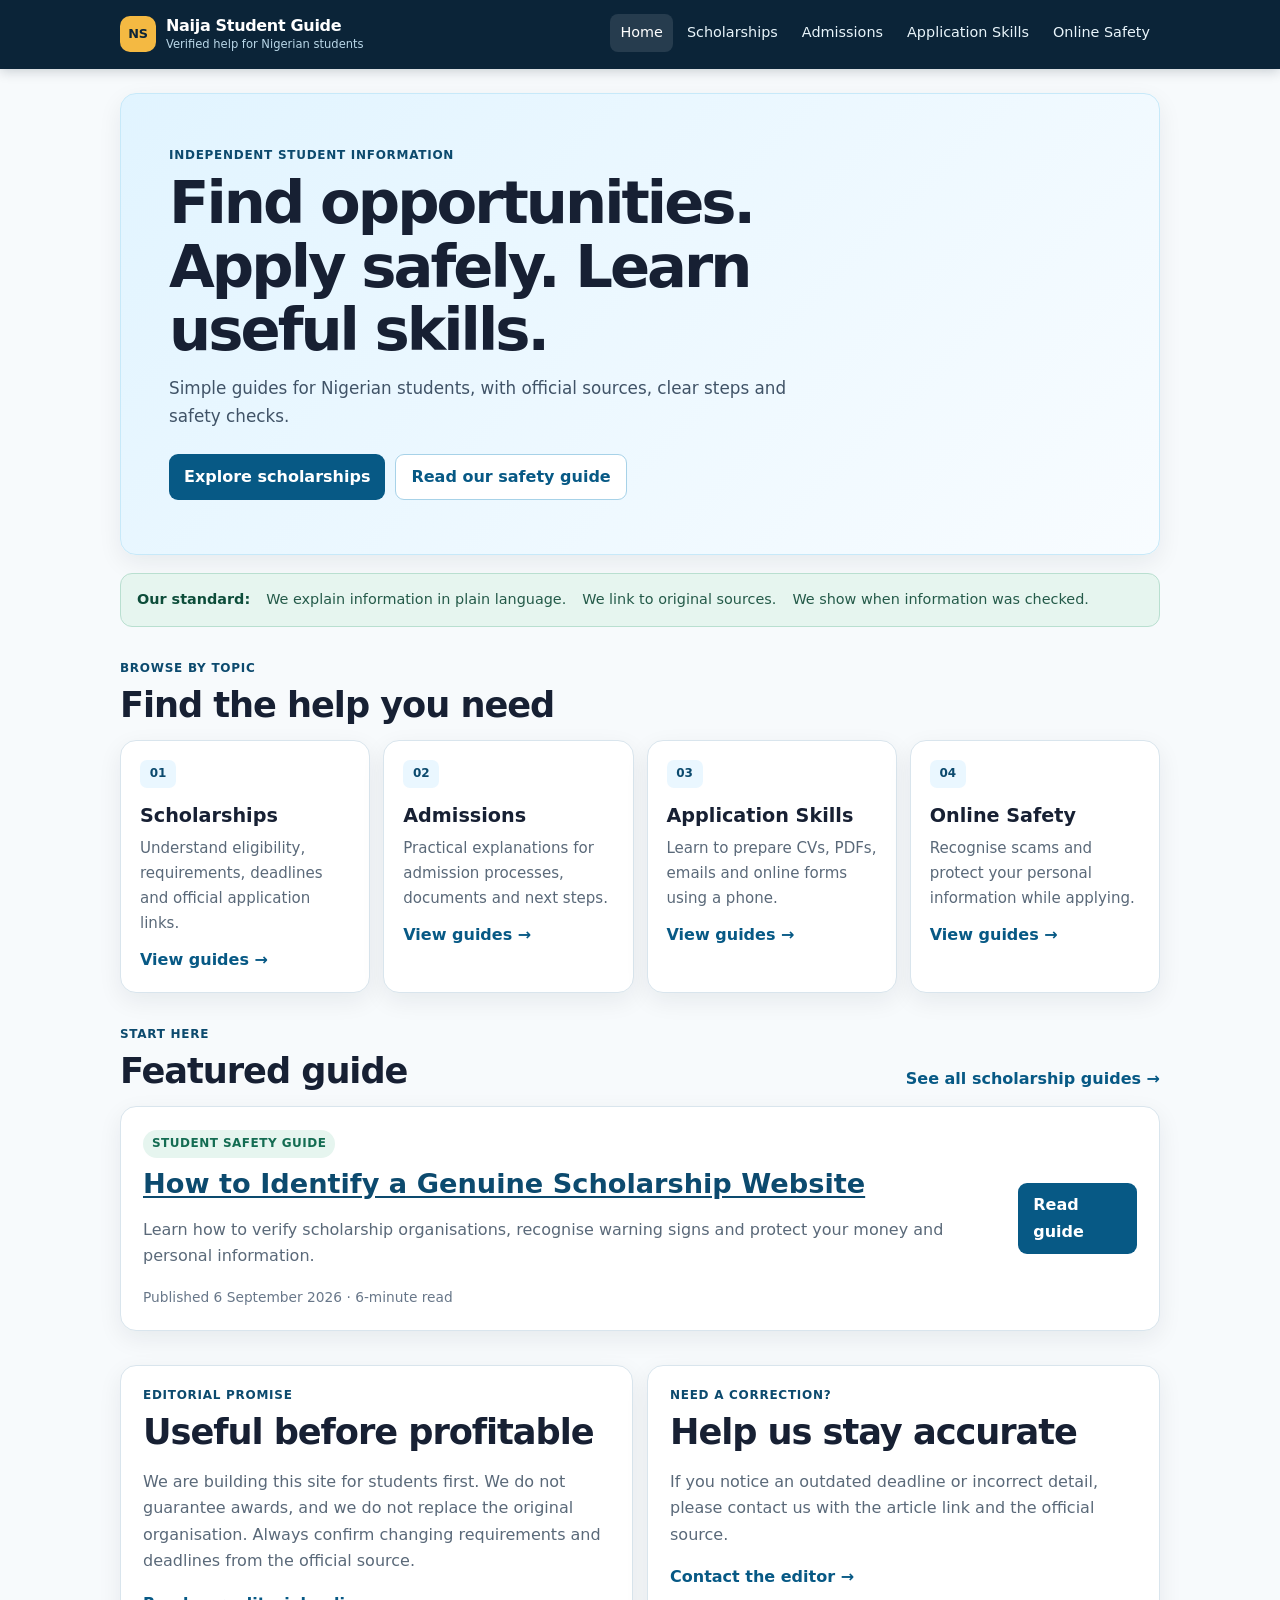
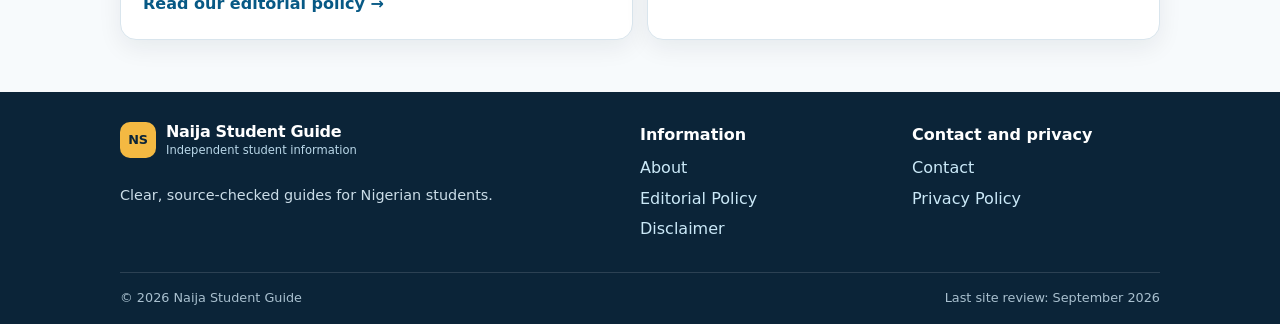
<file: index.html>
<!doctype html>
<html lang="en-NG">
<head>
<meta charset="utf-8">
<meta name="viewport" content="width=device-width, initial-scale=1">
<title>Naija Student Guide | Verified Student Information for Nigerians</title>
<meta name="description" content="Clear, practical and source-checked scholarship, admissions, application and online-safety guides for Nigerian students.">
<link rel="canonical" href="https://YOUR-SITE.pages.dev/">
<link rel="stylesheet" href="style.css">
</head>
<body>
<a class="skip-link" href="#main">Skip to content</a>
<header class="site-header"><div class="container header-inner">
<a class="brand" href="index.html"><span class="brand-mark">NS</span><span>Naija Student Guide<small>Verified help for Nigerian students</small></span></a>
<nav aria-label="Primary navigation"><a href="index.html" aria-current="page">Home</a><a href="scholarships.html">Scholarships</a><a href="admissions.html">Admissions</a><a href="application-skills.html">Application Skills</a><a href="online-safety.html">Online Safety</a></nav>
</div></header>
<main id="main" class="container">
<section class="hero"><p class="eyebrow">Independent student information</p><h1>Find opportunities. Apply safely. Learn useful skills.</h1><p>Simple guides for Nigerian students, with official sources, clear steps and safety checks.</p><div class="hero-actions"><a class="button" href="scholarships.html">Explore scholarships</a><a class="button button-secondary" href="article.html">Read our safety guide</a></div></section>
<section class="trust-strip" aria-label="Editorial standards"><strong>Our standard:</strong><span>We explain information in plain language.</span><span>We link to original sources.</span><span>We show when information was checked.</span></section>
<section class="section"><div class="section-heading"><div><p class="eyebrow">Browse by topic</p><h2>Find the help you need</h2></div></div><div class="category-grid">
<a class="category-card" href="scholarships.html"><span class="category-icon">01</span><h3>Scholarships</h3><p>Understand eligibility, requirements, deadlines and official application links.</p><span class="text-link">View guides →</span></a>
<a class="category-card" href="admissions.html"><span class="category-icon">02</span><h3>Admissions</h3><p>Practical explanations for admission processes, documents and next steps.</p><span class="text-link">View guides →</span></a>
<a class="category-card" href="application-skills.html"><span class="category-icon">03</span><h3>Application Skills</h3><p>Learn to prepare CVs, PDFs, emails and online forms using a phone.</p><span class="text-link">View guides →</span></a>
<a class="category-card" href="online-safety.html"><span class="category-icon">04</span><h3>Online Safety</h3><p>Recognise scams and protect your personal information while applying.</p><span class="text-link">View guides →</span></a>
</div></section>
<section class="section"><div class="section-heading"><div><p class="eyebrow">Start here</p><h2>Featured guide</h2></div><a class="text-link" href="scholarships.html">See all scholarship guides →</a></div><article class="featured-card"><div><p class="status-pill">Student safety guide</p><h3><a href="article.html">How to Identify a Genuine Scholarship Website</a></h3><p>Learn how to verify scholarship organisations, recognise warning signs and protect your money and personal information.</p><p class="meta">Published 6 September 2026 · 6-minute read</p></div><a class="button" href="article.html">Read guide</a></article></section>
<section class="section two-column"><div class="info-card"><p class="eyebrow">Editorial promise</p><h2>Useful before profitable</h2><p>We are building this site for students first. We do not guarantee awards, and we do not replace the original organisation. Always confirm changing requirements and deadlines from the official source.</p><a class="text-link" href="editorial-policy.html">Read our editorial policy →</a></div><div class="info-card"><p class="eyebrow">Need a correction?</p><h2>Help us stay accurate</h2><p>If you notice an outdated deadline or incorrect detail, please contact us with the article link and the official source.</p><a class="text-link" href="contact.html">Contact the editor →</a></div></section>
</main>
<footer class="site-footer"><div class="container footer-grid"><div><a class="brand footer-brand" href="index.html"><span class="brand-mark">NS</span><span>Naija Student Guide<small>Independent student information</small></span></a><p>Clear, source-checked guides for Nigerian students.</p></div><div><h2>Information</h2><a href="about.html">About</a><a href="editorial-policy.html">Editorial Policy</a><a href="disclaimer.html">Disclaimer</a></div><div><h2>Contact and privacy</h2><a href="contact.html">Contact</a><a href="privacy.html">Privacy Policy</a></div></div><div class="container footer-bottom"><span>© 2026 Naija Student Guide</span><span>Last site review: September 2026</span></div></footer>
</body></html>
</file>
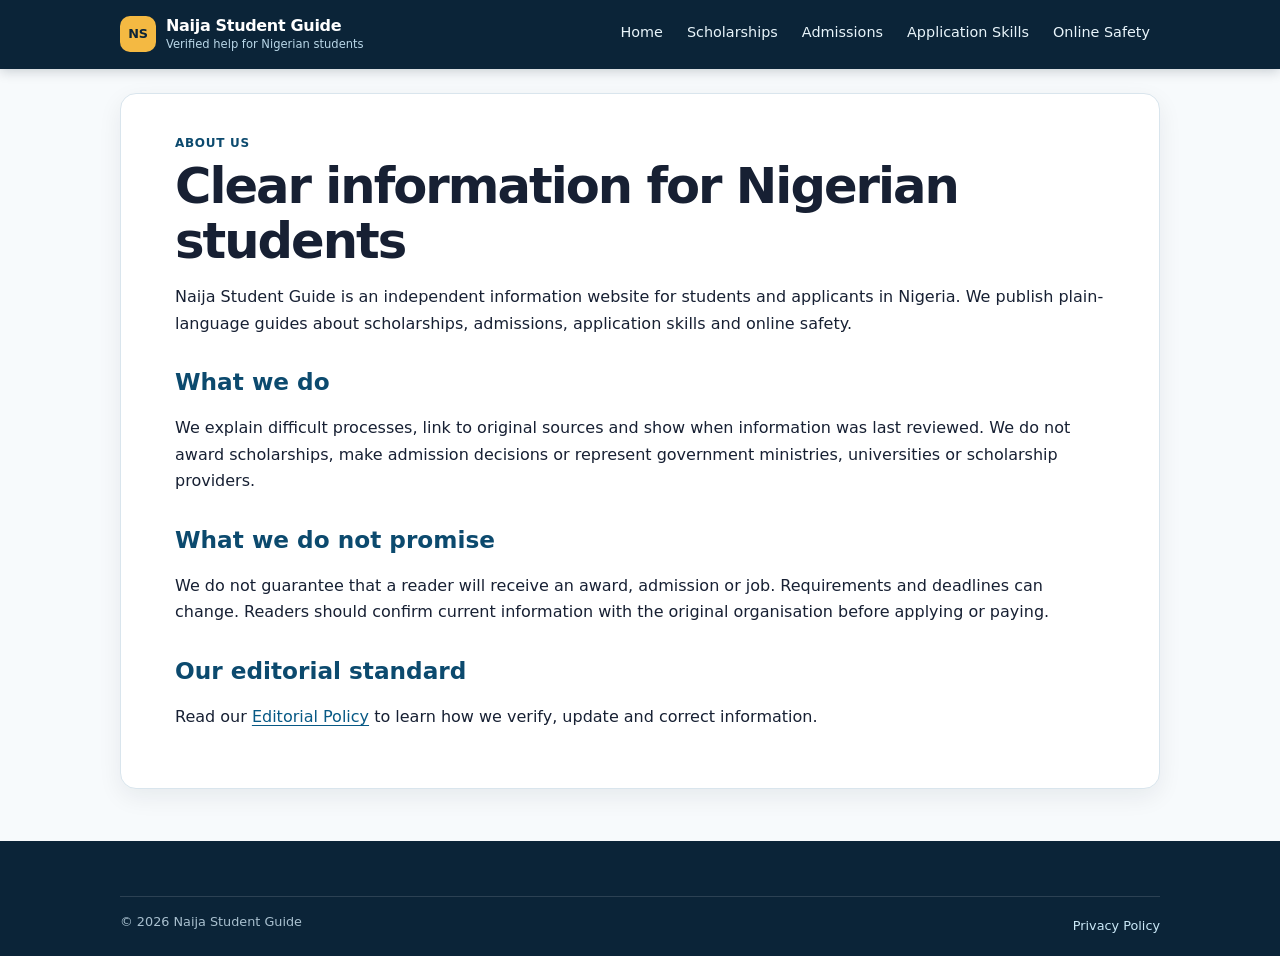
<file: about.html>
<!doctype html><html lang="en-NG"><head><meta charset="utf-8"><meta name="viewport" content="width=device-width, initial-scale=1"><title>About Naija Student Guide</title><meta name="description" content="Learn who Naija Student Guide serves and how we prepare student information."><link rel="stylesheet" href="style.css"></head><body><a class="skip-link" href="#main">Skip to content</a><header class="site-header"><div class="container header-inner"><a class="brand" href="index.html"><span class="brand-mark">NS</span><span>Naija Student Guide<small>Verified help for Nigerian students</small></span></a><nav aria-label="Primary navigation"><a href="index.html">Home</a><a href="scholarships.html">Scholarships</a><a href="admissions.html">Admissions</a><a href="application-skills.html">Application Skills</a><a href="online-safety.html">Online Safety</a></nav></div></header><main id="main" class="container"><article class="article"><p class="eyebrow">About us</p><h1>Clear information for Nigerian students</h1><p>Naija Student Guide is an independent information website for students and applicants in Nigeria. We publish plain-language guides about scholarships, admissions, application skills and online safety.</p><h2>What we do</h2><p>We explain difficult processes, link to original sources and show when information was last reviewed. We do not award scholarships, make admission decisions or represent government ministries, universities or scholarship providers.</p><h2>What we do not promise</h2><p>We do not guarantee that a reader will receive an award, admission or job. Requirements and deadlines can change. Readers should confirm current information with the original organisation before applying or paying.</p><h2>Our editorial standard</h2><p>Read our <a href="editorial-policy.html">Editorial Policy</a> to learn how we verify, update and correct information.</p></article></main><footer class="site-footer"><div class="container footer-bottom"><span>© 2026 Naija Student Guide</span><a href="privacy.html">Privacy Policy</a></div></footer></body></html>
</file>
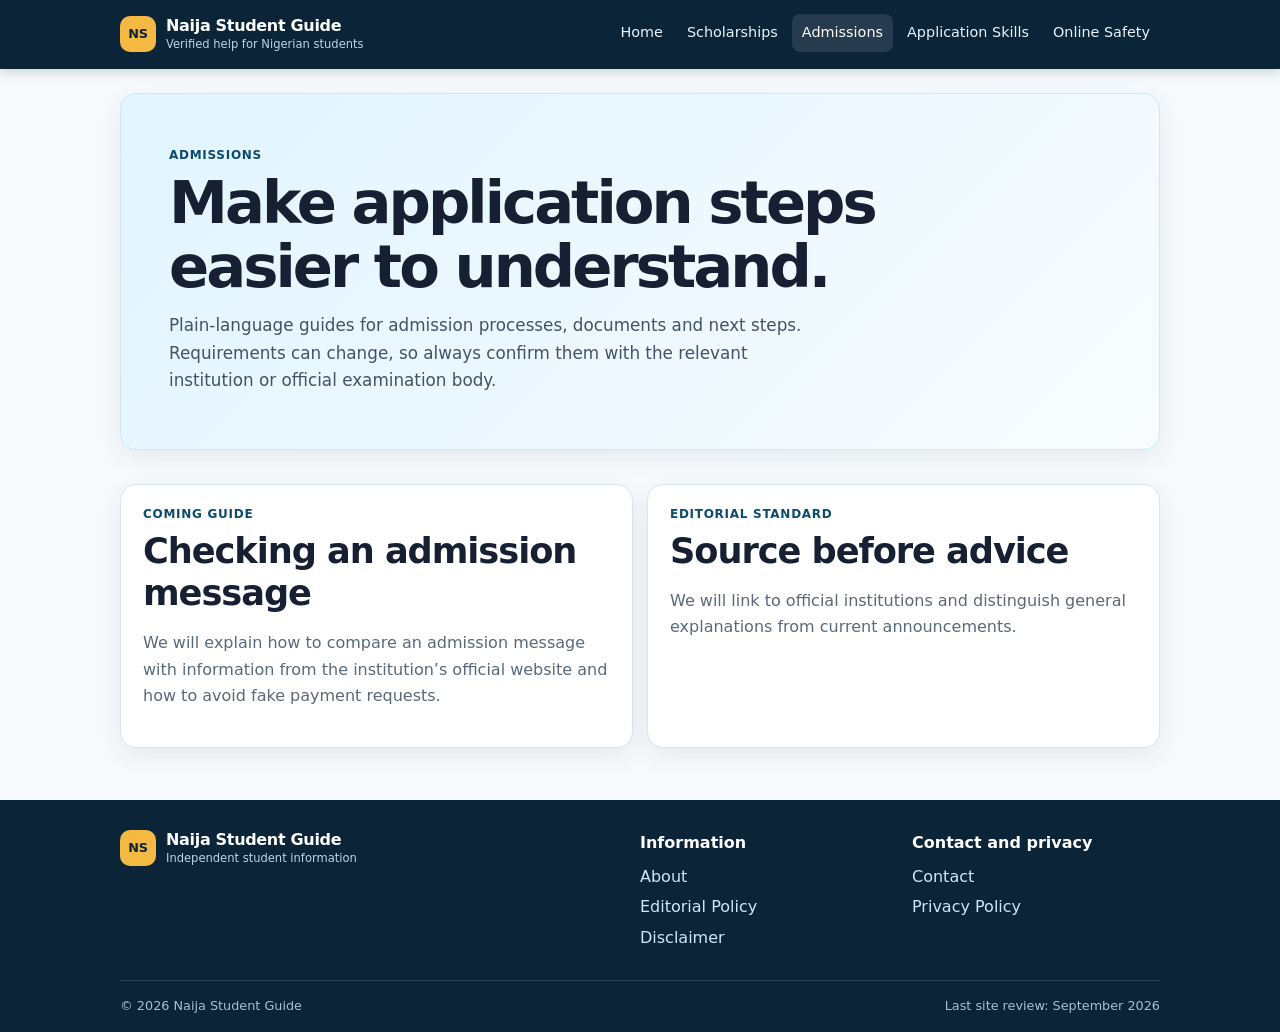
<file: admissions.html>
<!doctype html><html lang="en-NG"><head><meta charset="utf-8"><meta name="viewport" content="width=device-width, initial-scale=1"><title>Admissions Guides for Nigerian Students | Naija Student Guide</title><meta name="description" content="Practical admissions explanations for Nigerian students, with clear steps and official-source reminders."><link rel="stylesheet" href="style.css"></head><body><a class="skip-link" href="#main">Skip to content</a><header class="site-header"><div class="container header-inner"><a class="brand" href="index.html"><span class="brand-mark">NS</span><span>Naija Student Guide<small>Verified help for Nigerian students</small></span></a><nav aria-label="Primary navigation"><a href="index.html">Home</a><a href="scholarships.html">Scholarships</a><a href="admissions.html" aria-current="page">Admissions</a><a href="application-skills.html">Application Skills</a><a href="online-safety.html">Online Safety</a></nav></div></header><main id="main" class="container"><section class="hero"><p class="eyebrow">Admissions</p><h1>Make application steps easier to understand.</h1><p>Plain-language guides for admission processes, documents and next steps. Requirements can change, so always confirm them with the relevant institution or official examination body.</p></section><section class="section two-column"><div class="info-card"><p class="eyebrow">Coming guide</p><h2>Checking an admission message</h2><p>We will explain how to compare an admission message with information from the institution’s official website and how to avoid fake payment requests.</p></div><div class="info-card"><p class="eyebrow">Editorial standard</p><h2>Source before advice</h2><p>We will link to official institutions and distinguish general explanations from current announcements.</p></div></section></main><footer class="site-footer"><div class="container footer-grid"><div><a class="brand footer-brand" href="index.html"><span class="brand-mark">NS</span><span>Naija Student Guide<small>Independent student information</small></span></a></div><div><h2>Information</h2><a href="about.html">About</a><a href="editorial-policy.html">Editorial Policy</a><a href="disclaimer.html">Disclaimer</a></div><div><h2>Contact and privacy</h2><a href="contact.html">Contact</a><a href="privacy.html">Privacy Policy</a></div></div><div class="container footer-bottom"><span>© 2026 Naija Student Guide</span><span>Last site review: September 2026</span></div></footer></body></html>
</file>
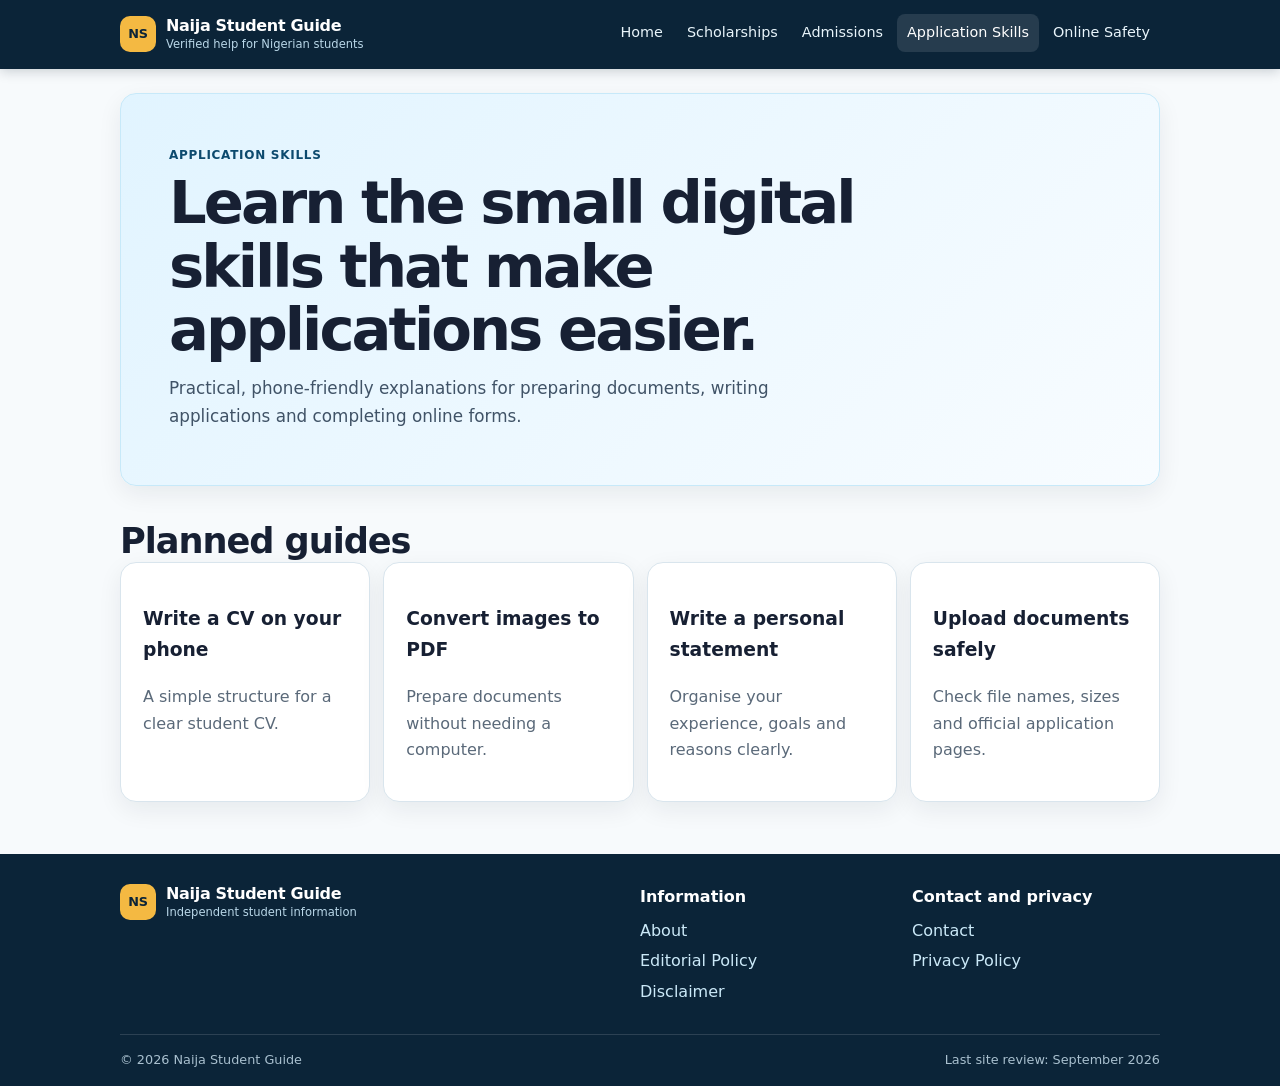
<file: application-skills.html>
<!doctype html><html lang="en-NG"><head><meta charset="utf-8"><meta name="viewport" content="width=device-width, initial-scale=1"><title>Application Skills for Nigerian Students | Naija Student Guide</title><meta name="description" content="Learn practical application skills on your phone, including CVs, PDFs, email and online forms."><link rel="stylesheet" href="style.css"></head><body><a class="skip-link" href="#main">Skip to content</a><header class="site-header"><div class="container header-inner"><a class="brand" href="index.html"><span class="brand-mark">NS</span><span>Naija Student Guide<small>Verified help for Nigerian students</small></span></a><nav aria-label="Primary navigation"><a href="index.html">Home</a><a href="scholarships.html">Scholarships</a><a href="admissions.html">Admissions</a><a href="application-skills.html" aria-current="page">Application Skills</a><a href="online-safety.html">Online Safety</a></nav></div></header><main id="main" class="container"><section class="hero"><p class="eyebrow">Application Skills</p><h1>Learn the small digital skills that make applications easier.</h1><p>Practical, phone-friendly explanations for preparing documents, writing applications and completing online forms.</p></section><section class="section"><h2>Planned guides</h2><div class="category-grid"><div class="info-card"><h3>Write a CV on your phone</h3><p>A simple structure for a clear student CV.</p></div><div class="info-card"><h3>Convert images to PDF</h3><p>Prepare documents without needing a computer.</p></div><div class="info-card"><h3>Write a personal statement</h3><p>Organise your experience, goals and reasons clearly.</p></div><div class="info-card"><h3>Upload documents safely</h3><p>Check file names, sizes and official application pages.</p></div></div></section></main><footer class="site-footer"><div class="container footer-grid"><div><a class="brand footer-brand" href="index.html"><span class="brand-mark">NS</span><span>Naija Student Guide<small>Independent student information</small></span></a></div><div><h2>Information</h2><a href="about.html">About</a><a href="editorial-policy.html">Editorial Policy</a><a href="disclaimer.html">Disclaimer</a></div><div><h2>Contact and privacy</h2><a href="contact.html">Contact</a><a href="privacy.html">Privacy Policy</a></div></div><div class="container footer-bottom"><span>© 2026 Naija Student Guide</span><span>Last site review: September 2026</span></div></footer></body></html>
</file>
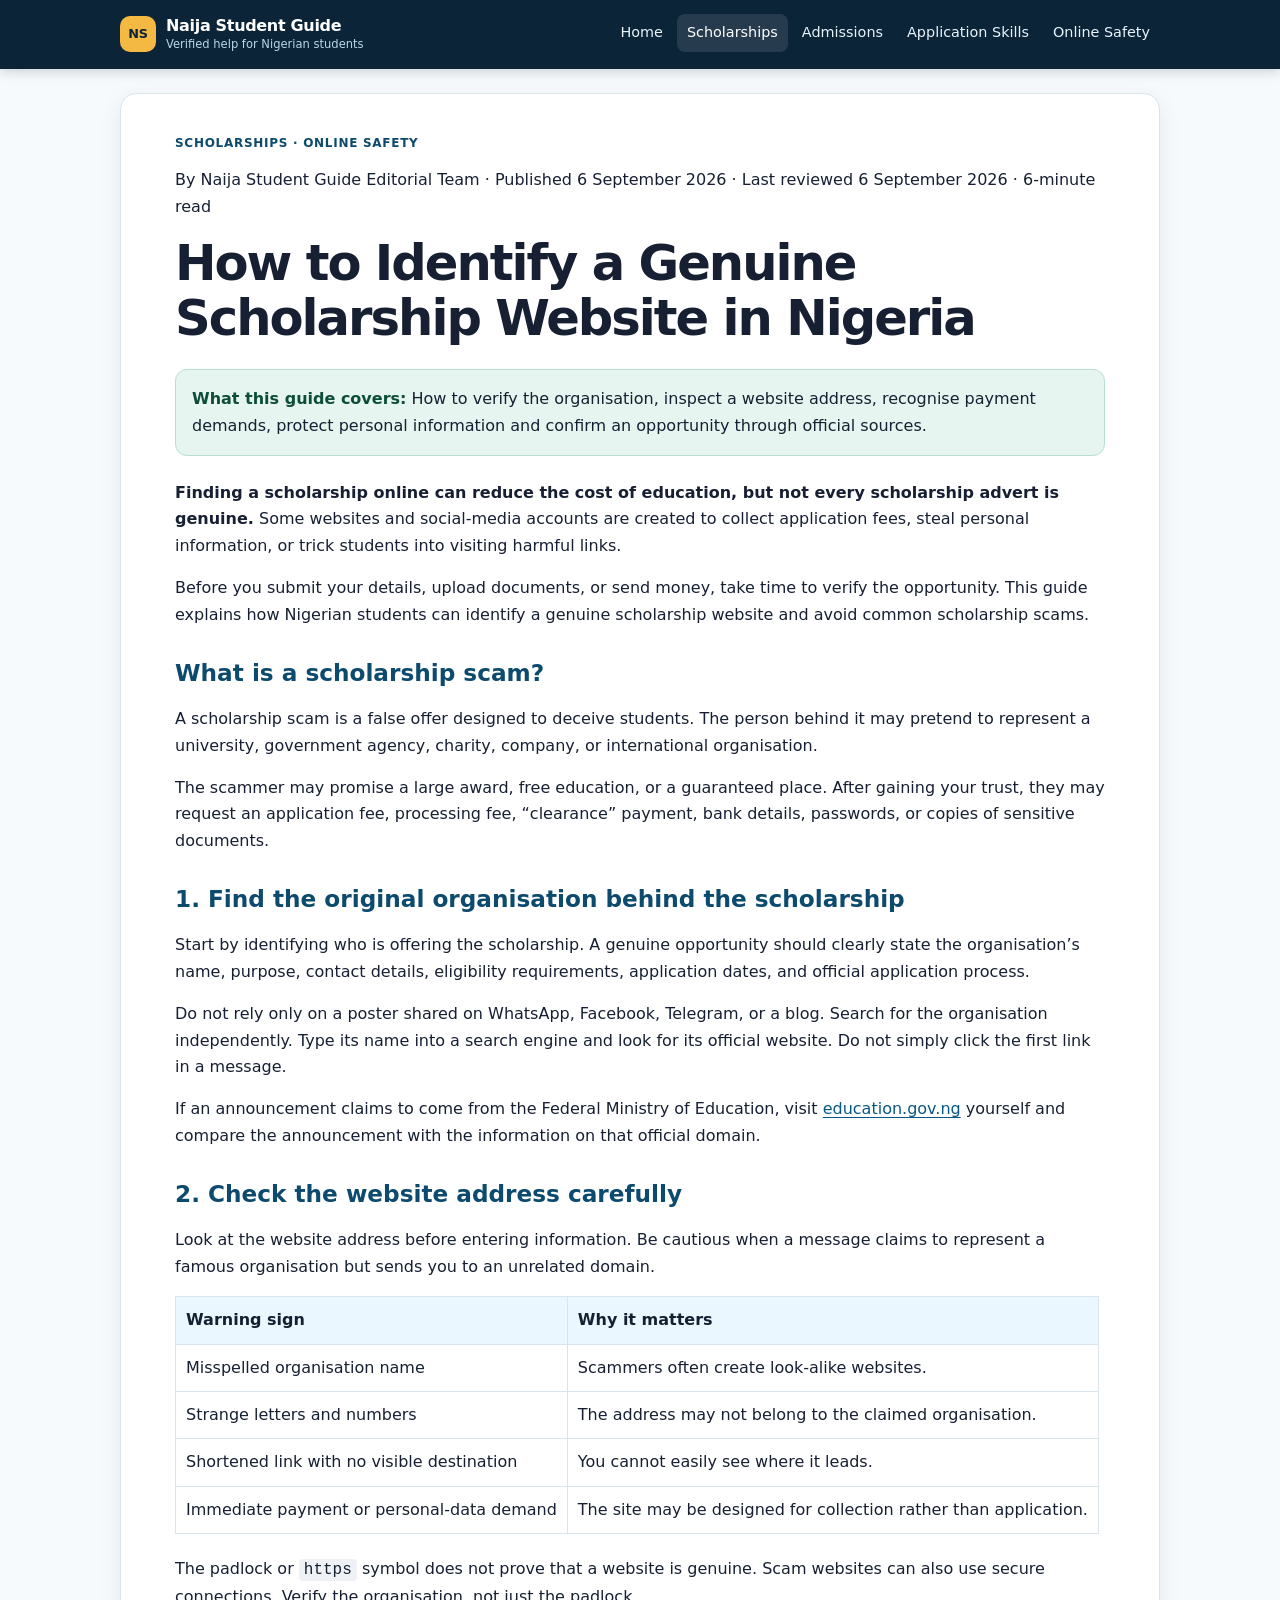
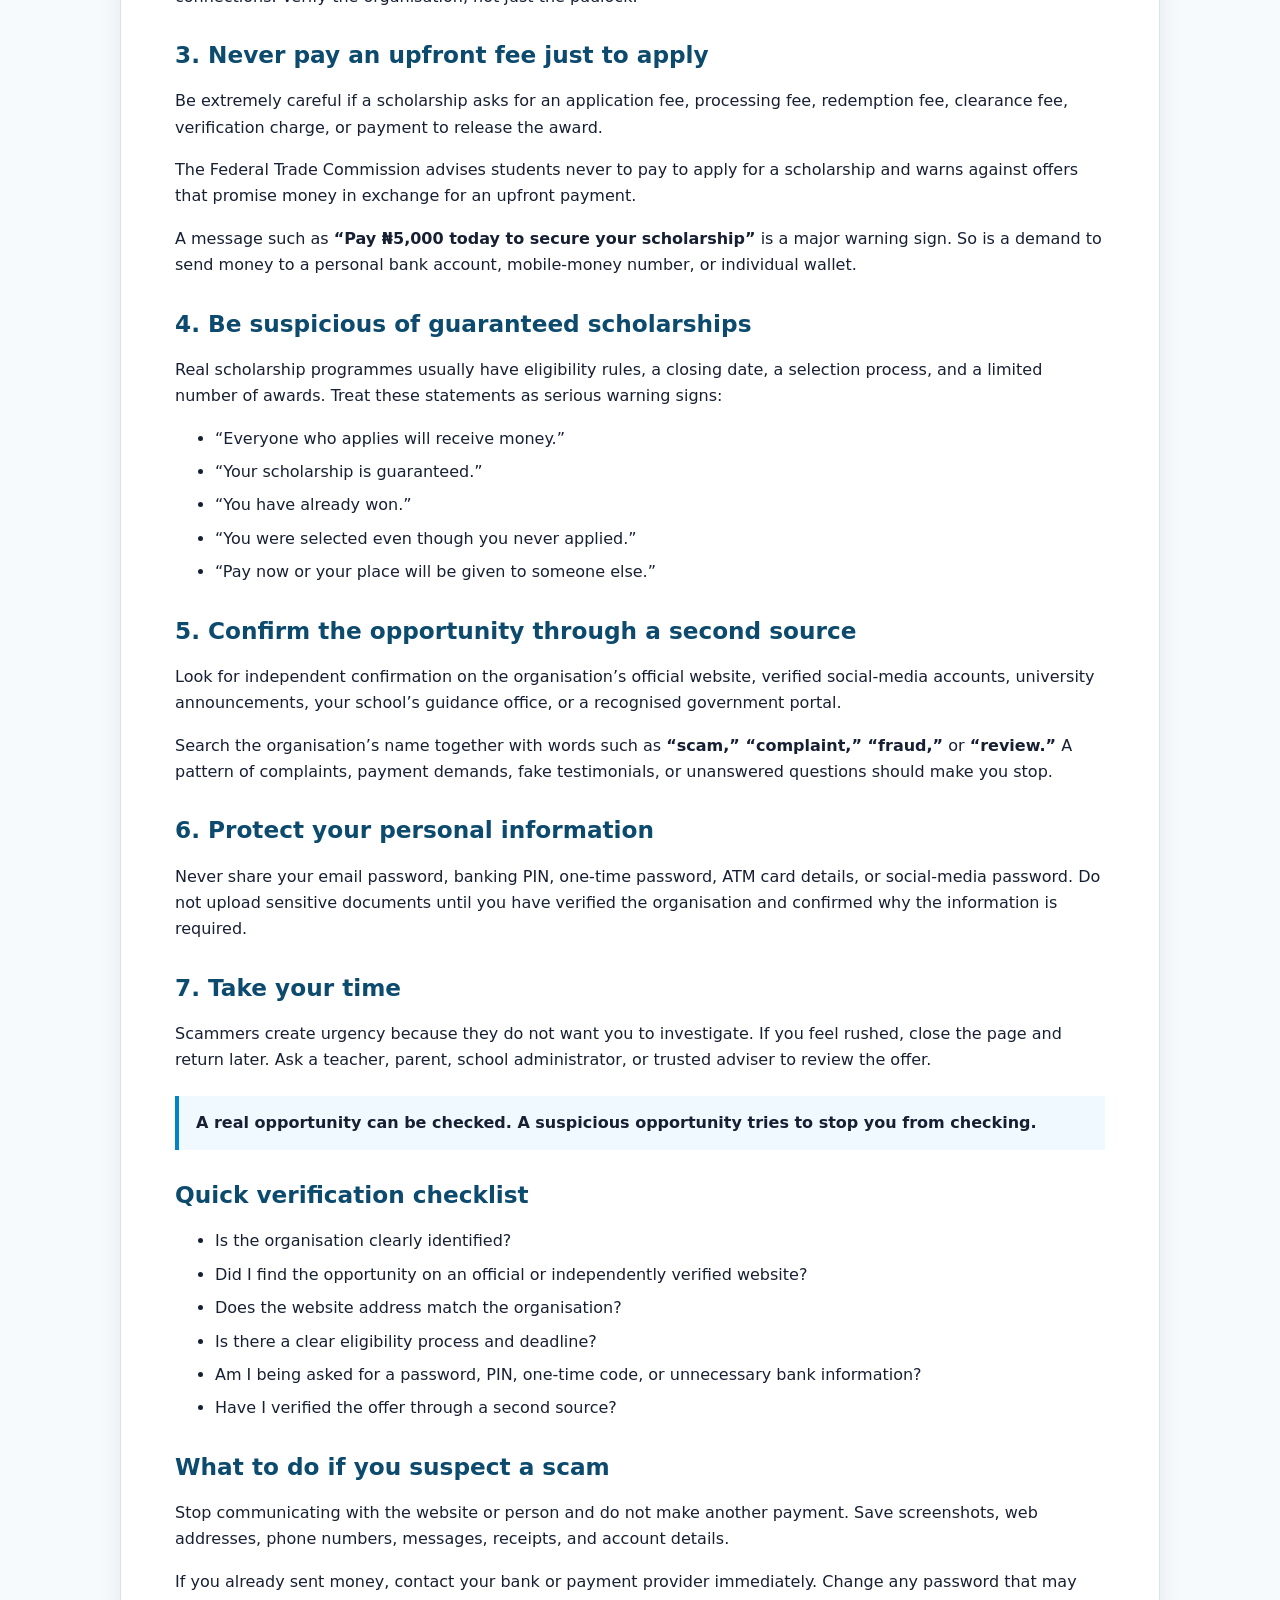
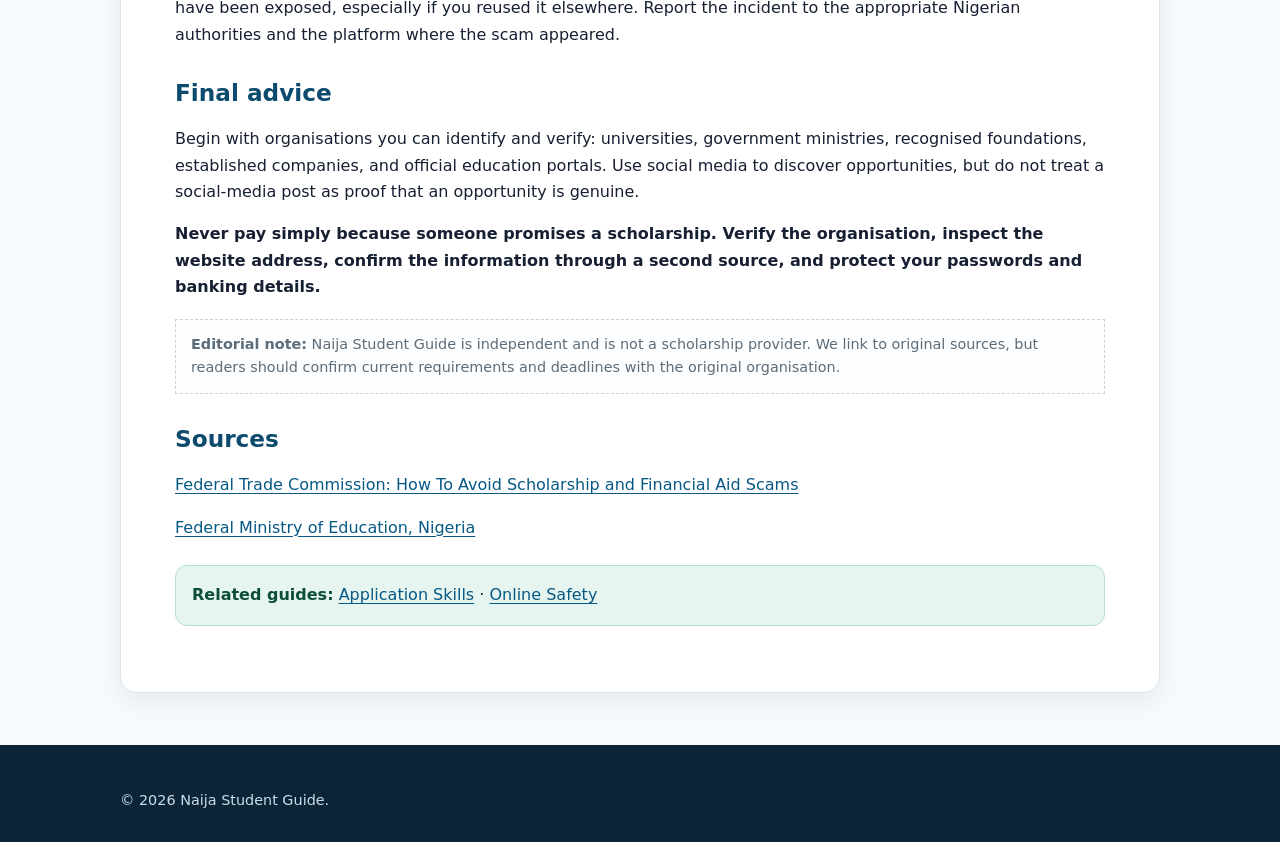
<file: article.html>
<!doctype html>
<html lang="en">
<head>
  <meta charset="utf-8">
  <meta name="viewport" content="width=device-width, initial-scale=1">
  <title>How to Identify a Genuine Scholarship Website | Naija Student Guide</title>
  <meta name="description" content="Learn how Nigerian students can verify scholarship websites and avoid application fees, fake offers and online scams.">
  <link rel="stylesheet" href="style.css">
</head>
<body>
<header class="site-header"><div class="container header-inner"><a class="brand" href="index.html"><span class="brand-mark">NS</span><span>Naija Student Guide<small>Verified help for Nigerian students</small></span></a><nav aria-label="Primary navigation"><a href="index.html">Home</a><a href="scholarships.html" aria-current="page">Scholarships</a><a href="admissions.html">Admissions</a><a href="application-skills.html">Application Skills</a><a href="online-safety.html">Online Safety</a></nav></div></header>
<main class="container"><article class="article">
<p class="eyebrow">Scholarships · Online Safety</p><p class="date">By Naija Student Guide Editorial Team · Published 6 September 2026 · Last reviewed 6 September 2026 · 6-minute read</p>
<h1>How to Identify a Genuine Scholarship Website in Nigeria</h1><div class="source-box"><strong>What this guide covers:</strong> How to verify the organisation, inspect a website address, recognise payment demands, protect personal information and confirm an opportunity through official sources.</div>
<p><strong>Finding a scholarship online can reduce the cost of education, but not every scholarship advert is genuine.</strong> Some websites and social-media accounts are created to collect application fees, steal personal information, or trick students into visiting harmful links.</p>
<p>Before you submit your details, upload documents, or send money, take time to verify the opportunity. This guide explains how Nigerian students can identify a genuine scholarship website and avoid common scholarship scams.</p>
<h2>What is a scholarship scam?</h2>
<p>A scholarship scam is a false offer designed to deceive students. The person behind it may pretend to represent a university, government agency, charity, company, or international organisation.</p>
<p>The scammer may promise a large award, free education, or a guaranteed place. After gaining your trust, they may request an application fee, processing fee, “clearance” payment, bank details, passwords, or copies of sensitive documents.</p>
<h2>1. Find the original organisation behind the scholarship</h2>
<p>Start by identifying who is offering the scholarship. A genuine opportunity should clearly state the organisation’s name, purpose, contact details, eligibility requirements, application dates, and official application process.</p>
<p>Do not rely only on a poster shared on WhatsApp, Facebook, Telegram, or a blog. Search for the organisation independently. Type its name into a search engine and look for its official website. Do not simply click the first link in a message.</p>
<p>If an announcement claims to come from the Federal Ministry of Education, visit <a href="https://education.gov.ng/" rel="noopener">education.gov.ng</a> yourself and compare the announcement with the information on that official domain.</p>
<h2>2. Check the website address carefully</h2>
<p>Look at the website address before entering information. Be cautious when a message claims to represent a famous organisation but sends you to an unrelated domain.</p>
<table><thead><tr><th>Warning sign</th><th>Why it matters</th></tr></thead><tbody><tr><td>Misspelled organisation name</td><td>Scammers often create look-alike websites.</td></tr><tr><td>Strange letters and numbers</td><td>The address may not belong to the claimed organisation.</td></tr><tr><td>Shortened link with no visible destination</td><td>You cannot easily see where it leads.</td></tr><tr><td>Immediate payment or personal-data demand</td><td>The site may be designed for collection rather than application.</td></tr></tbody></table>
<p>The padlock or <code>https</code> symbol does not prove that a website is genuine. Scam websites can also use secure connections. Verify the organisation, not just the padlock.</p>
<h2>3. Never pay an upfront fee just to apply</h2>
<p>Be extremely careful if a scholarship asks for an application fee, processing fee, redemption fee, clearance fee, verification charge, or payment to release the award.</p>
<p>The Federal Trade Commission advises students never to pay to apply for a scholarship and warns against offers that promise money in exchange for an upfront payment.</p>
<p>A message such as <strong>“Pay ₦5,000 today to secure your scholarship”</strong> is a major warning sign. So is a demand to send money to a personal bank account, mobile-money number, or individual wallet.</p>
<h2>4. Be suspicious of guaranteed scholarships</h2>
<p>Real scholarship programmes usually have eligibility rules, a closing date, a selection process, and a limited number of awards. Treat these statements as serious warning signs:</p>
<ul><li>“Everyone who applies will receive money.”</li><li>“Your scholarship is guaranteed.”</li><li>“You have already won.”</li><li>“You were selected even though you never applied.”</li><li>“Pay now or your place will be given to someone else.”</li></ul>
<h2>5. Confirm the opportunity through a second source</h2>
<p>Look for independent confirmation on the organisation’s official website, verified social-media accounts, university announcements, your school’s guidance office, or a recognised government portal.</p>
<p>Search the organisation’s name together with words such as <strong>“scam,” “complaint,” “fraud,”</strong> or <strong>“review.”</strong> A pattern of complaints, payment demands, fake testimonials, or unanswered questions should make you stop.</p>
<h2>6. Protect your personal information</h2>
<p>Never share your email password, banking PIN, one-time password, ATM card details, or social-media password. Do not upload sensitive documents until you have verified the organisation and confirmed why the information is required.</p>
<h2>7. Take your time</h2>
<p>Scammers create urgency because they do not want you to investigate. If you feel rushed, close the page and return later. Ask a teacher, parent, school administrator, or trusted adviser to review the offer.</p>
<blockquote><strong>A real opportunity can be checked. A suspicious opportunity tries to stop you from checking.</strong></blockquote>
<h2>Quick verification checklist</h2>
<ul><li>Is the organisation clearly identified?</li><li>Did I find the opportunity on an official or independently verified website?</li><li>Does the website address match the organisation?</li><li>Is there a clear eligibility process and deadline?</li><li>Am I being asked for a password, PIN, one-time code, or unnecessary bank information?</li><li>Have I verified the offer through a second source?</li></ul>
<h2>What to do if you suspect a scam</h2>
<p>Stop communicating with the website or person and do not make another payment. Save screenshots, web addresses, phone numbers, messages, receipts, and account details.</p>
<p>If you already sent money, contact your bank or payment provider immediately. Change any password that may have been exposed, especially if you reused it elsewhere. Report the incident to the appropriate Nigerian authorities and the platform where the scam appeared.</p>
<h2>Final advice</h2>
<p>Begin with organisations you can identify and verify: universities, government ministries, recognised foundations, established companies, and official education portals. Use social media to discover opportunities, but do not treat a social-media post as proof that an opportunity is genuine.</p>
<p><strong>Never pay simply because someone promises a scholarship. Verify the organisation, inspect the website address, confirm the information through a second source, and protect your passwords and banking details.</strong></p>
<div class="ad-safe-note"><strong>Editorial note:</strong> Naija Student Guide is independent and is not a scholarship provider. We link to original sources, but readers should confirm current requirements and deadlines with the original organisation.</div><h2>Sources</h2>
<p><a href="https://consumer.ftc.gov/articles/how-avoid-scholarship-and-financial-aid-scams" rel="noopener">Federal Trade Commission: How To Avoid Scholarship and Financial Aid Scams</a></p>
<p><a href="https://education.gov.ng/" rel="noopener">Federal Ministry of Education, Nigeria</a></p>
<div class="source-box"><strong>Related guides:</strong> <a href="application-skills.html">Application Skills</a> · <a href="online-safety.html">Online Safety</a></div></article></main>
<footer class="site-footer"><div class="container"><p>© 2026 Naija Student Guide.</p></div></footer>
</body>
</html>
</file>
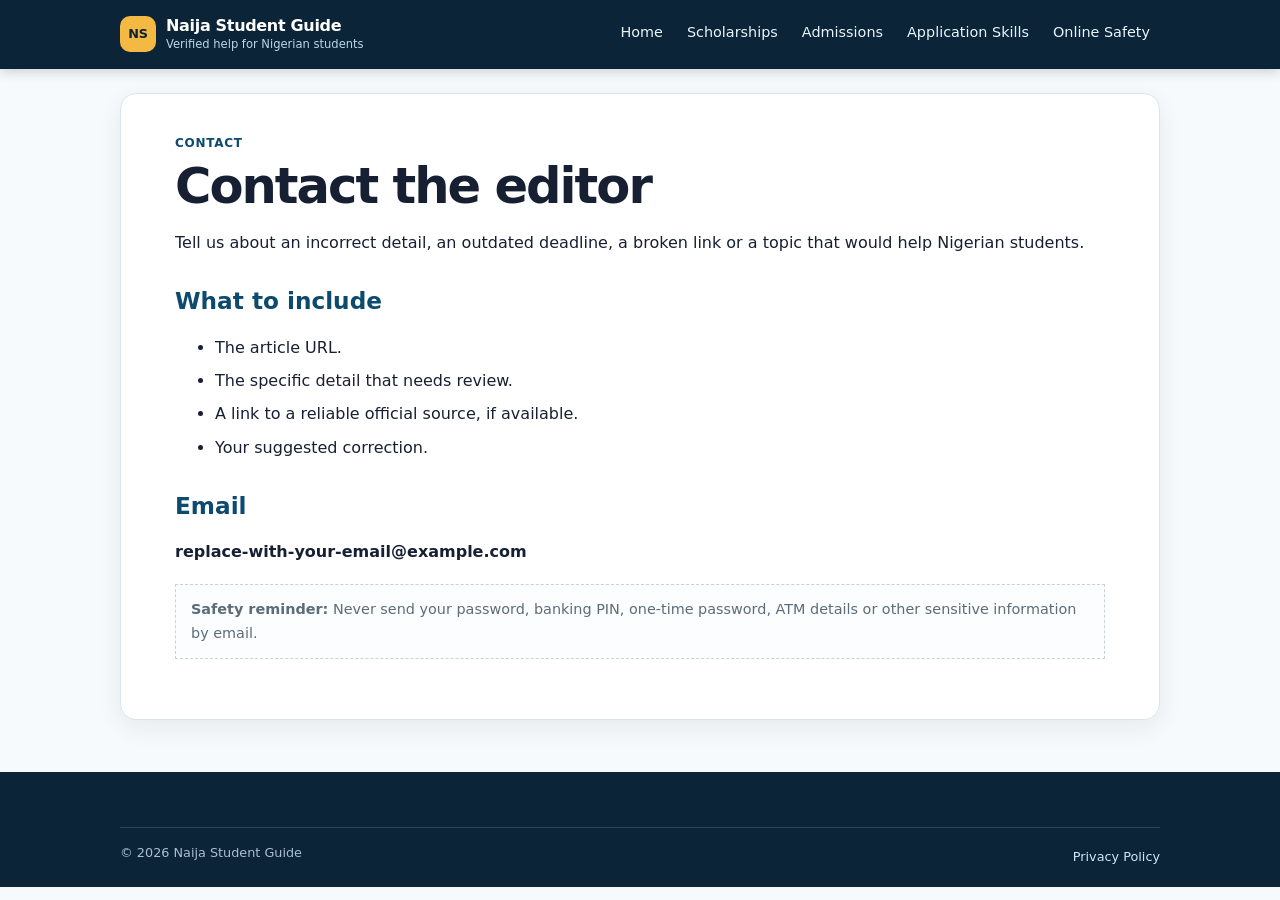
<file: contact.html>
<!doctype html><html lang="en-NG"><head><meta charset="utf-8"><meta name="viewport" content="width=device-width, initial-scale=1"><title>Contact the Editor | Naija Student Guide</title><meta name="description" content="Contact Naija Student Guide about corrections, outdated information and suggestions."><link rel="stylesheet" href="style.css"></head><body><a class="skip-link" href="#main">Skip to content</a><header class="site-header"><div class="container header-inner"><a class="brand" href="index.html"><span class="brand-mark">NS</span><span>Naija Student Guide<small>Verified help for Nigerian students</small></span></a><nav aria-label="Primary navigation"><a href="index.html">Home</a><a href="scholarships.html">Scholarships</a><a href="admissions.html">Admissions</a><a href="application-skills.html">Application Skills</a><a href="online-safety.html">Online Safety</a></nav></div></header><main id="main" class="container"><article class="article"><p class="eyebrow">Contact</p><h1>Contact the editor</h1><p>Tell us about an incorrect detail, an outdated deadline, a broken link or a topic that would help Nigerian students.</p><h2>What to include</h2><ul><li>The article URL.</li><li>The specific detail that needs review.</li><li>A link to a reliable official source, if available.</li><li>Your suggested correction.</li></ul><h2>Email</h2><p><strong>replace-with-your-email@example.com</strong></p><div class="ad-safe-note"><strong>Safety reminder:</strong> Never send your password, banking PIN, one-time password, ATM details or other sensitive information by email.</div></article></main><footer class="site-footer"><div class="container footer-bottom"><span>© 2026 Naija Student Guide</span><a href="privacy.html">Privacy Policy</a></div></footer></body></html>
</file>
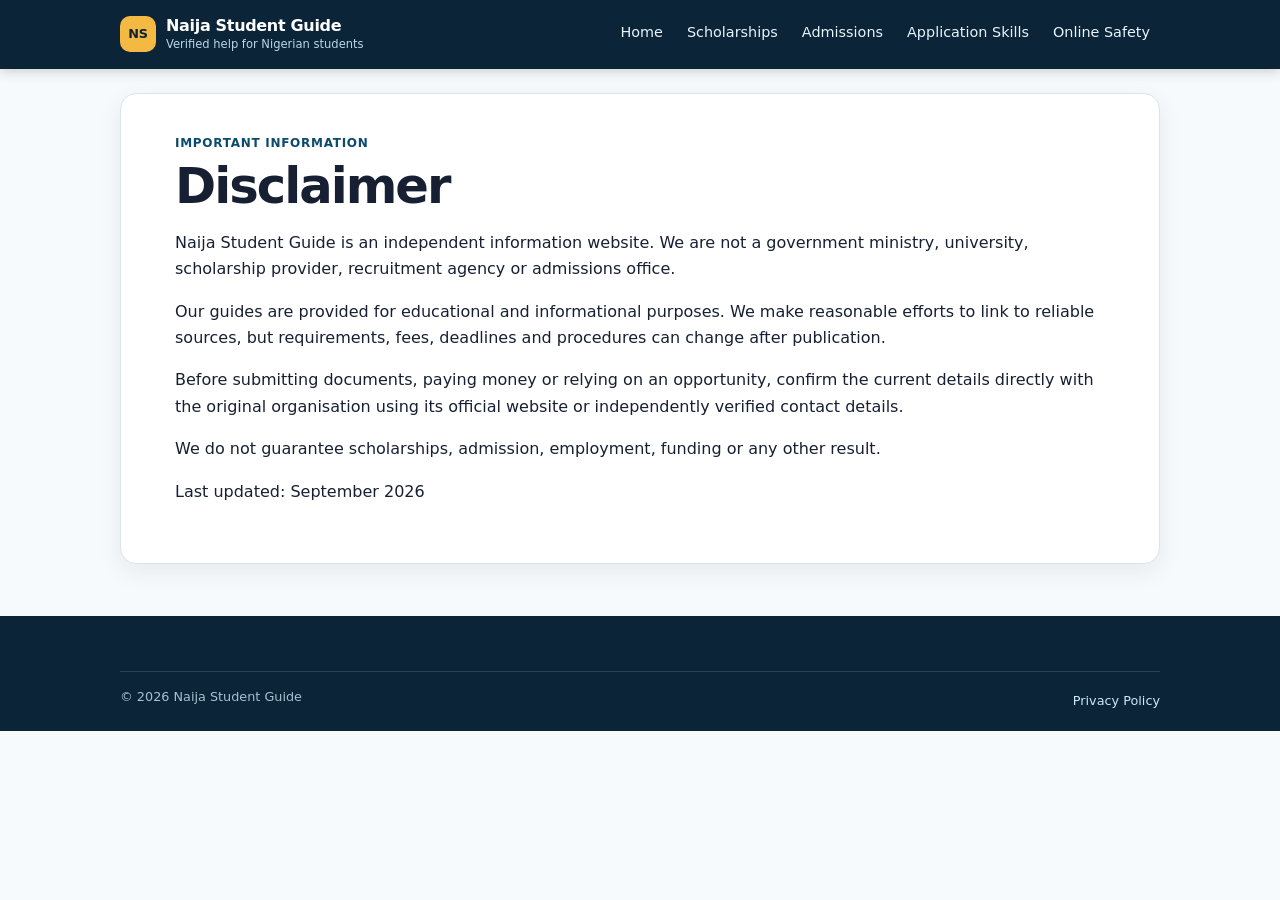
<file: disclaimer.html>
<!doctype html><html lang="en-NG"><head><meta charset="utf-8"><meta name="viewport" content="width=device-width, initial-scale=1"><title>Disclaimer | Naija Student Guide</title><meta name="description" content="Important limitations and verification guidance for Naija Student Guide readers."><link rel="stylesheet" href="style.css"></head><body><a class="skip-link" href="#main">Skip to content</a><header class="site-header"><div class="container header-inner"><a class="brand" href="index.html"><span class="brand-mark">NS</span><span>Naija Student Guide<small>Verified help for Nigerian students</small></span></a><nav aria-label="Primary navigation"><a href="index.html">Home</a><a href="scholarships.html">Scholarships</a><a href="admissions.html">Admissions</a><a href="application-skills.html">Application Skills</a><a href="online-safety.html">Online Safety</a></nav></div></header><main id="main" class="container"><article class="article"><p class="eyebrow">Important information</p><h1>Disclaimer</h1><p>Naija Student Guide is an independent information website. We are not a government ministry, university, scholarship provider, recruitment agency or admissions office.</p><p>Our guides are provided for educational and informational purposes. We make reasonable efforts to link to reliable sources, but requirements, fees, deadlines and procedures can change after publication.</p><p>Before submitting documents, paying money or relying on an opportunity, confirm the current details directly with the original organisation using its official website or independently verified contact details.</p><p>We do not guarantee scholarships, admission, employment, funding or any other result.</p><p>Last updated: September 2026</p></article></main><footer class="site-footer"><div class="container footer-bottom"><span>© 2026 Naija Student Guide</span><a href="privacy.html">Privacy Policy</a></div></footer></body></html>
</file>
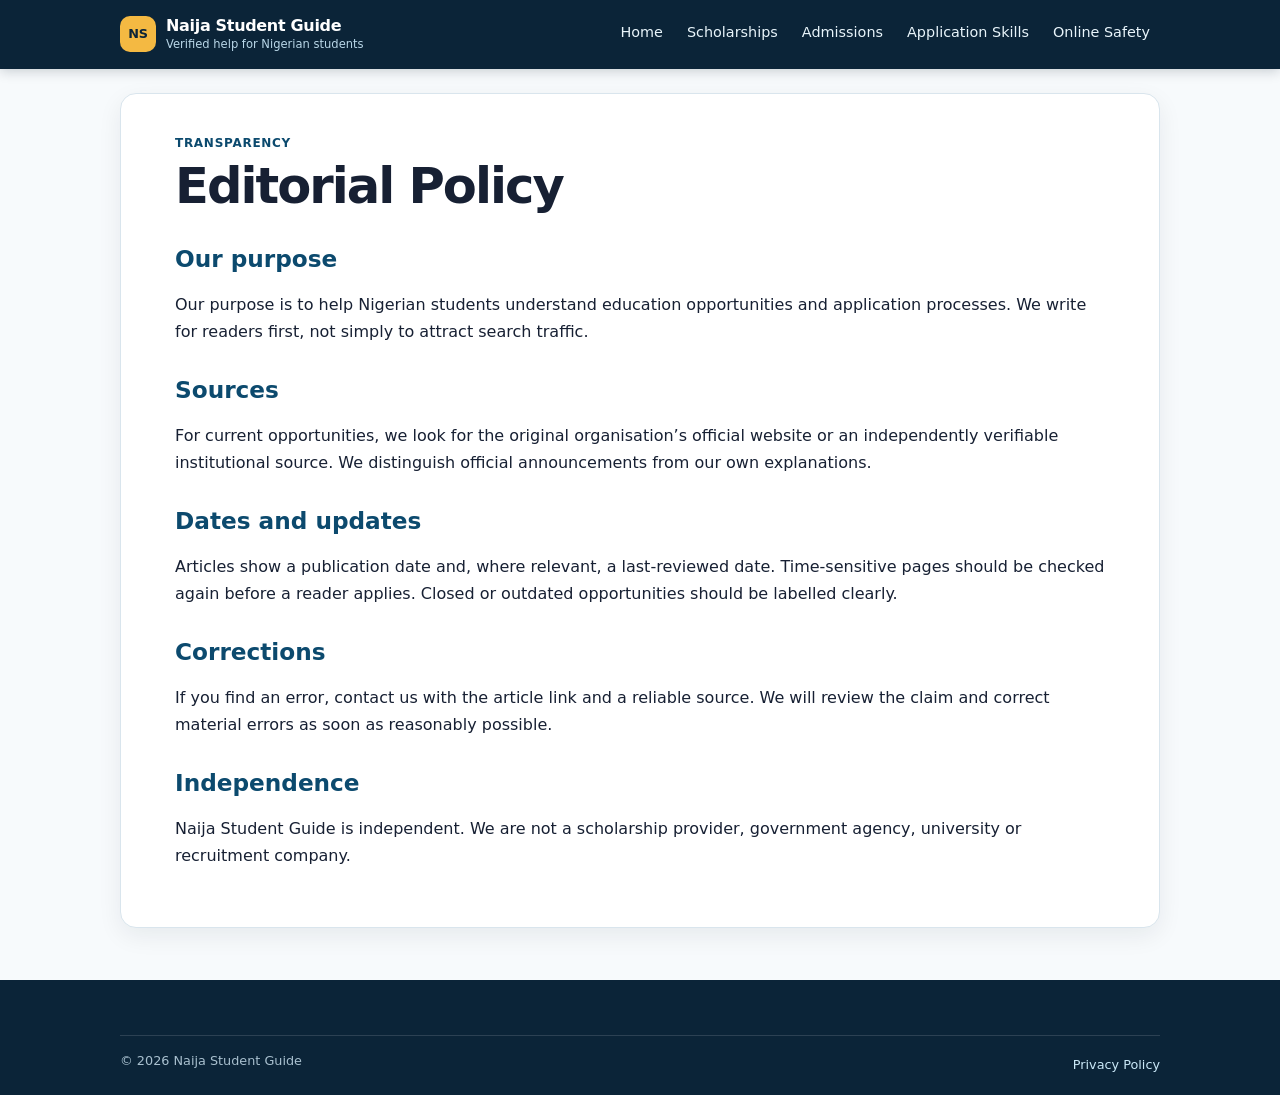
<file: editorial-policy.html>
<!doctype html><html lang="en-NG"><head><meta charset="utf-8"><meta name="viewport" content="width=device-width, initial-scale=1"><title>Editorial Policy | Naija Student Guide</title><meta name="description" content="How Naija Student Guide researches, checks, updates and corrects student information."><link rel="stylesheet" href="style.css"></head><body><a class="skip-link" href="#main">Skip to content</a><header class="site-header"><div class="container header-inner"><a class="brand" href="index.html"><span class="brand-mark">NS</span><span>Naija Student Guide<small>Verified help for Nigerian students</small></span></a><nav aria-label="Primary navigation"><a href="index.html">Home</a><a href="scholarships.html">Scholarships</a><a href="admissions.html">Admissions</a><a href="application-skills.html">Application Skills</a><a href="online-safety.html">Online Safety</a></nav></div></header><main id="main" class="container"><article class="article"><p class="eyebrow">Transparency</p><h1>Editorial Policy</h1><h2>Our purpose</h2><p>Our purpose is to help Nigerian students understand education opportunities and application processes. We write for readers first, not simply to attract search traffic.</p><h2>Sources</h2><p>For current opportunities, we look for the original organisation’s official website or an independently verifiable institutional source. We distinguish official announcements from our own explanations.</p><h2>Dates and updates</h2><p>Articles show a publication date and, where relevant, a last-reviewed date. Time-sensitive pages should be checked again before a reader applies. Closed or outdated opportunities should be labelled clearly.</p><h2>Corrections</h2><p>If you find an error, contact us with the article link and a reliable source. We will review the claim and correct material errors as soon as reasonably possible.</p><h2>Independence</h2><p>Naija Student Guide is independent. We are not a scholarship provider, government agency, university or recruitment company.</p></article></main><footer class="site-footer"><div class="container footer-bottom"><span>© 2026 Naija Student Guide</span><a href="privacy.html">Privacy Policy</a></div></footer></body></html>
</file>
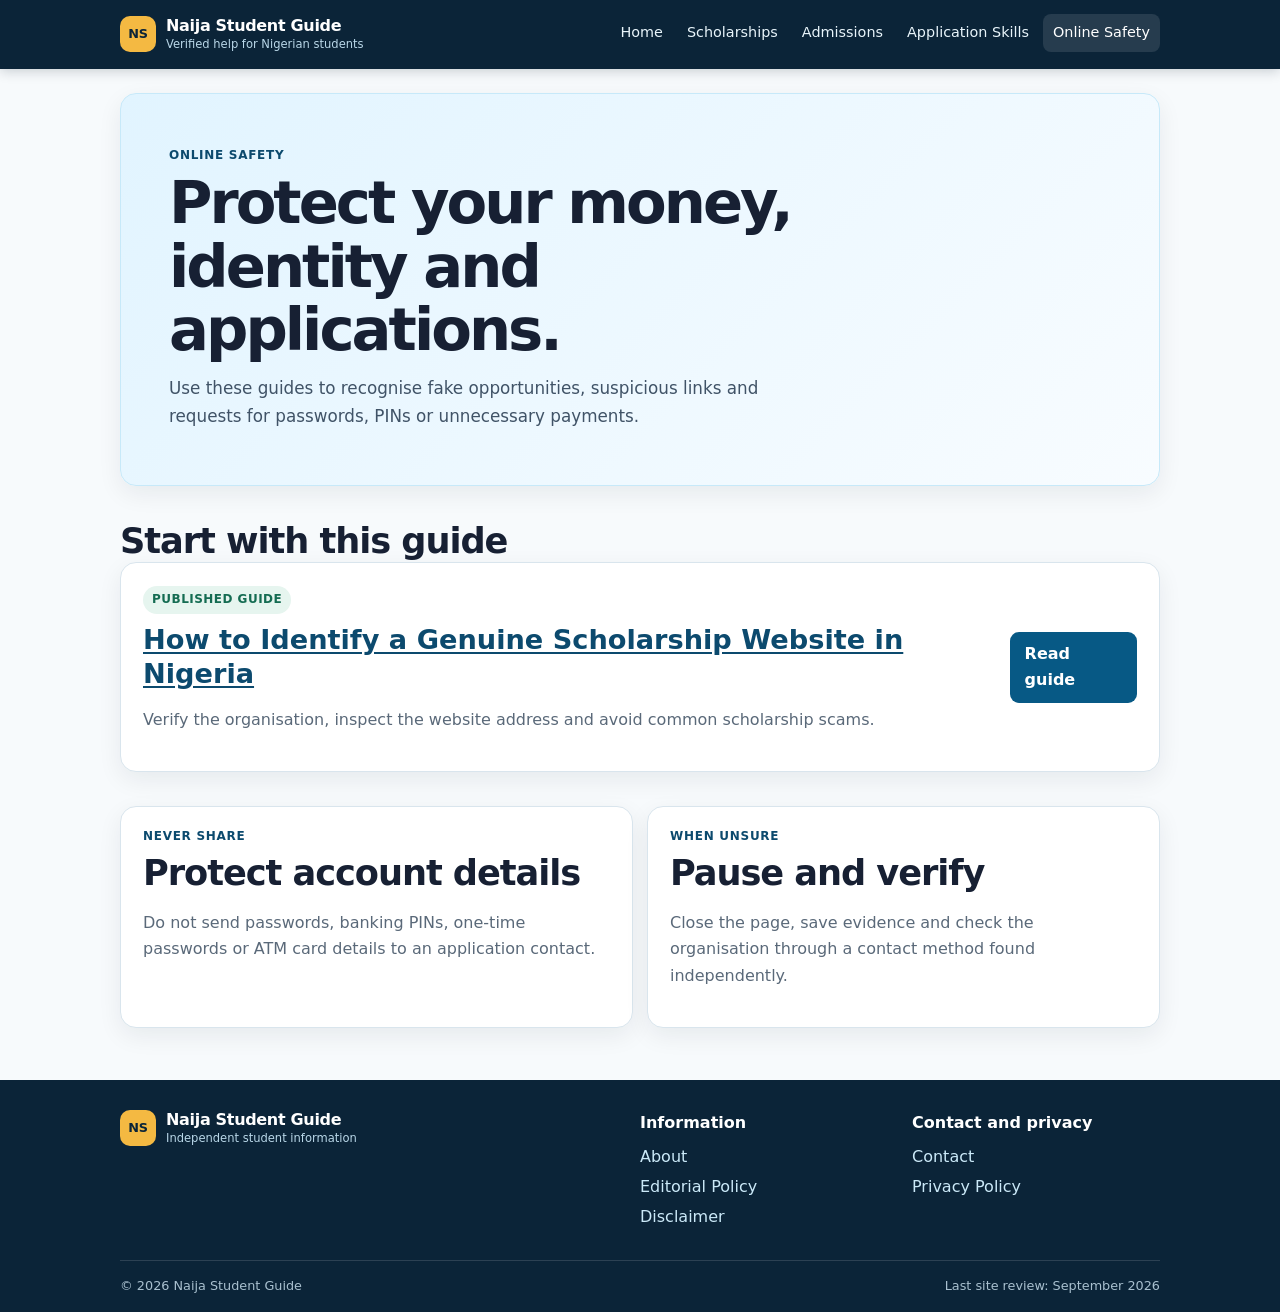
<file: online-safety.html>
<!doctype html><html lang="en-NG"><head><meta charset="utf-8"><meta name="viewport" content="width=device-width, initial-scale=1"><title>Online Safety for Nigerian Students | Naija Student Guide</title><meta name="description" content="Online safety guides for Nigerian students, including scholarship scams, fake admission messages and protecting personal information."><link rel="stylesheet" href="style.css"></head><body><a class="skip-link" href="#main">Skip to content</a><header class="site-header"><div class="container header-inner"><a class="brand" href="index.html"><span class="brand-mark">NS</span><span>Naija Student Guide<small>Verified help for Nigerian students</small></span></a><nav aria-label="Primary navigation"><a href="index.html">Home</a><a href="scholarships.html">Scholarships</a><a href="admissions.html">Admissions</a><a href="application-skills.html">Application Skills</a><a href="online-safety.html" aria-current="page">Online Safety</a></nav></div></header><main id="main" class="container"><section class="hero"><p class="eyebrow">Online Safety</p><h1>Protect your money, identity and applications.</h1><p>Use these guides to recognise fake opportunities, suspicious links and requests for passwords, PINs or unnecessary payments.</p></section><section class="section"><h2>Start with this guide</h2><article class="featured-card"><div><p class="status-pill">Published guide</p><h3><a href="article.html">How to Identify a Genuine Scholarship Website in Nigeria</a></h3><p>Verify the organisation, inspect the website address and avoid common scholarship scams.</p></div><a class="button" href="article.html">Read guide</a></article></section><section class="section two-column"><div class="info-card"><p class="eyebrow">Never share</p><h2>Protect account details</h2><p>Do not send passwords, banking PINs, one-time passwords or ATM card details to an application contact.</p></div><div class="info-card"><p class="eyebrow">When unsure</p><h2>Pause and verify</h2><p>Close the page, save evidence and check the organisation through a contact method found independently.</p></div></section></main><footer class="site-footer"><div class="container footer-grid"><div><a class="brand footer-brand" href="index.html"><span class="brand-mark">NS</span><span>Naija Student Guide<small>Independent student information</small></span></a></div><div><h2>Information</h2><a href="about.html">About</a><a href="editorial-policy.html">Editorial Policy</a><a href="disclaimer.html">Disclaimer</a></div><div><h2>Contact and privacy</h2><a href="contact.html">Contact</a><a href="privacy.html">Privacy Policy</a></div></div><div class="container footer-bottom"><span>© 2026 Naija Student Guide</span><span>Last site review: September 2026</span></div></footer></body></html>
</file>
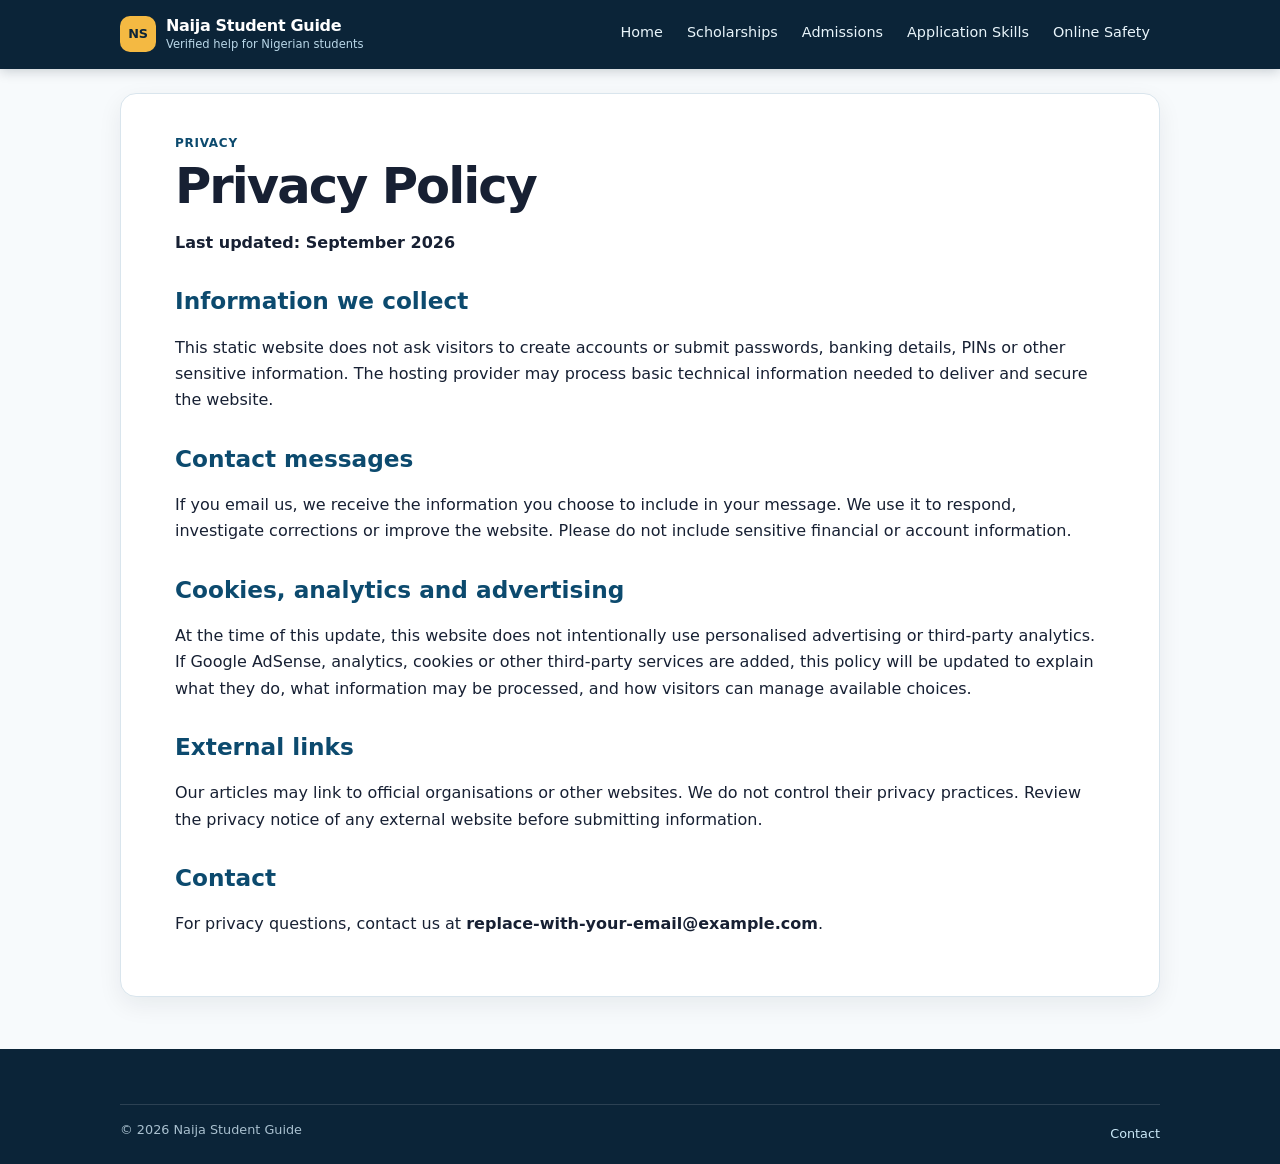
<file: privacy.html>
<!doctype html><html lang="en-NG"><head><meta charset="utf-8"><meta name="viewport" content="width=device-width, initial-scale=1"><title>Privacy Policy | Naija Student Guide</title><meta name="description" content="Privacy information for visitors to Naija Student Guide."><link rel="stylesheet" href="style.css"></head><body><a class="skip-link" href="#main">Skip to content</a><header class="site-header"><div class="container header-inner"><a class="brand" href="index.html"><span class="brand-mark">NS</span><span>Naija Student Guide<small>Verified help for Nigerian students</small></span></a><nav aria-label="Primary navigation"><a href="index.html">Home</a><a href="scholarships.html">Scholarships</a><a href="admissions.html">Admissions</a><a href="application-skills.html">Application Skills</a><a href="online-safety.html">Online Safety</a></nav></div></header><main id="main" class="container"><article class="article"><p class="eyebrow">Privacy</p><h1>Privacy Policy</h1><p><strong>Last updated: September 2026</strong></p><h2>Information we collect</h2><p>This static website does not ask visitors to create accounts or submit passwords, banking details, PINs or other sensitive information. The hosting provider may process basic technical information needed to deliver and secure the website.</p><h2>Contact messages</h2><p>If you email us, we receive the information you choose to include in your message. We use it to respond, investigate corrections or improve the website. Please do not include sensitive financial or account information.</p><h2>Cookies, analytics and advertising</h2><p>At the time of this update, this website does not intentionally use personalised advertising or third-party analytics. If Google AdSense, analytics, cookies or other third-party services are added, this policy will be updated to explain what they do, what information may be processed, and how visitors can manage available choices.</p><h2>External links</h2><p>Our articles may link to official organisations or other websites. We do not control their privacy practices. Review the privacy notice of any external website before submitting information.</p><h2>Contact</h2><p>For privacy questions, contact us at <strong>replace-with-your-email@example.com</strong>.</p></article></main><footer class="site-footer"><div class="container footer-bottom"><span>© 2026 Naija Student Guide</span><a href="contact.html">Contact</a></div></footer></body></html>
</file>
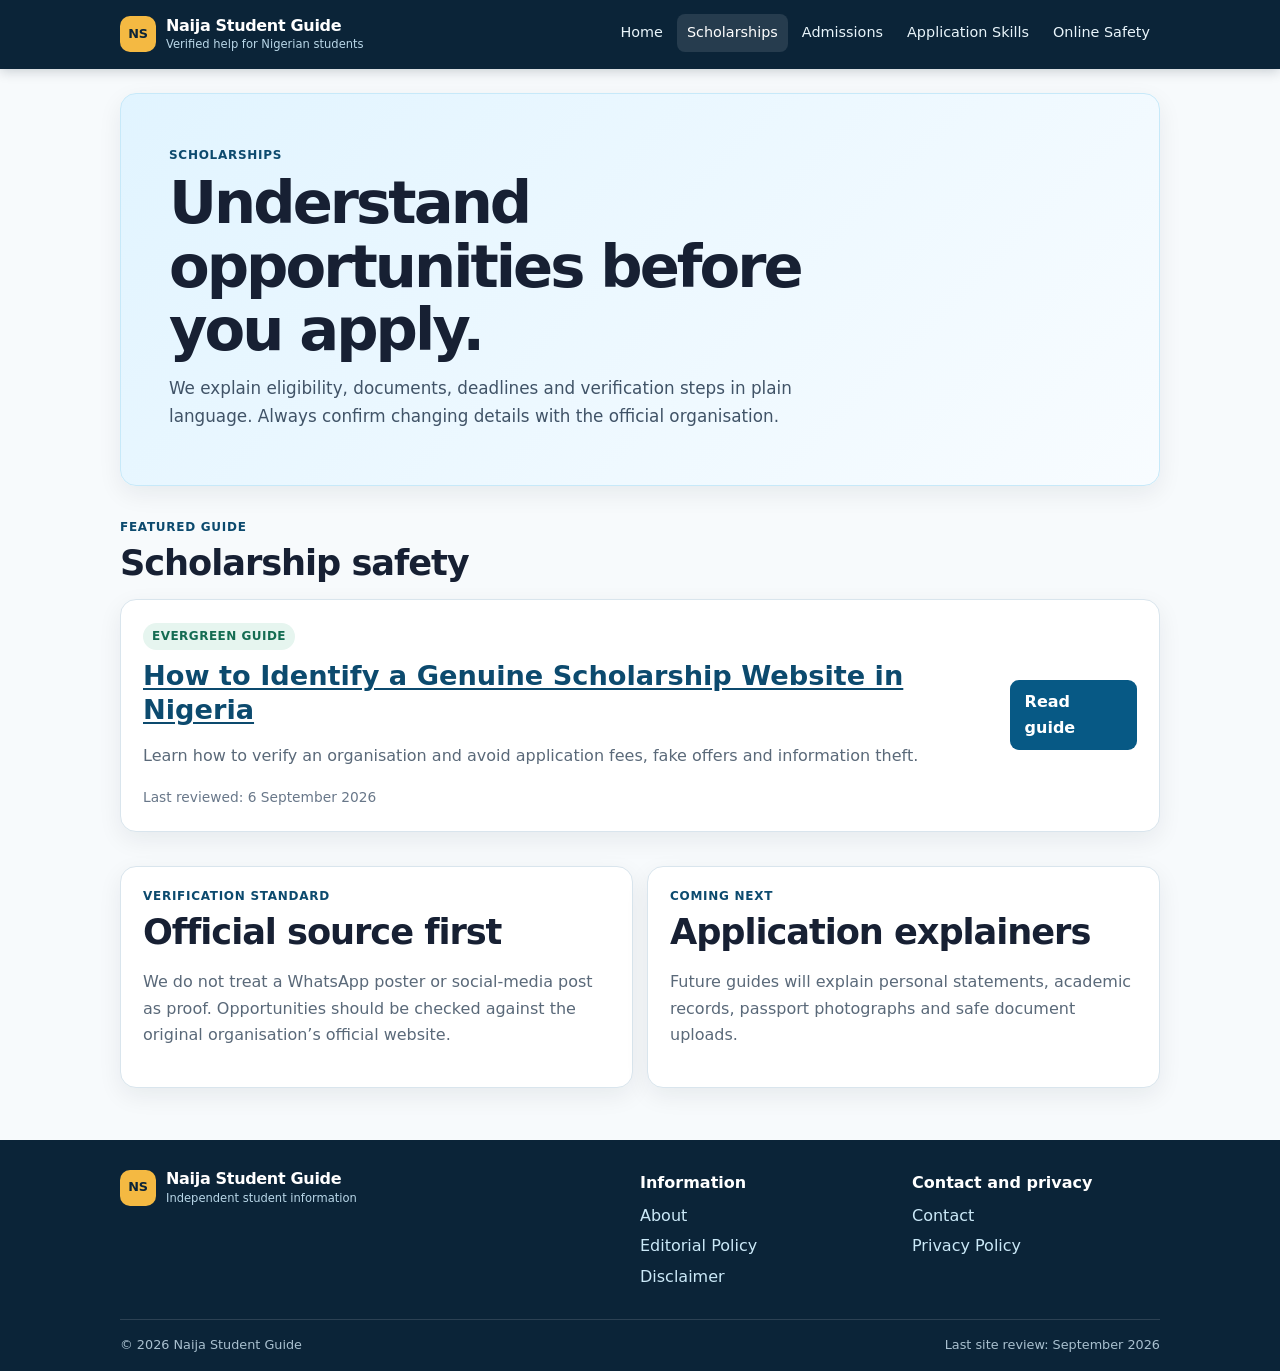
<file: scholarships.html>
<!doctype html><html lang="en-NG"><head><meta charset="utf-8"><meta name="viewport" content="width=device-width, initial-scale=1"><title>Scholarships for Nigerian Students | Naija Student Guide</title><meta name="description" content="Scholarship guides for Nigerian students, including verification, eligibility, requirements and safe application advice."><link rel="canonical" href="https://YOUR-SITE.pages.dev/scholarships.html"><link rel="stylesheet" href="style.css"></head><body><a class="skip-link" href="#main">Skip to content</a><header class="site-header"><div class="container header-inner"><a class="brand" href="index.html"><span class="brand-mark">NS</span><span>Naija Student Guide<small>Verified help for Nigerian students</small></span></a><nav aria-label="Primary navigation"><a href="index.html">Home</a><a href="scholarships.html" aria-current="page">Scholarships</a><a href="admissions.html">Admissions</a><a href="application-skills.html">Application Skills</a><a href="online-safety.html">Online Safety</a></nav></div></header><main id="main" class="container"><section class="hero"><p class="eyebrow">Scholarships</p><h1>Understand opportunities before you apply.</h1><p>We explain eligibility, documents, deadlines and verification steps in plain language. Always confirm changing details with the official organisation.</p></section><section class="section"><div class="section-heading"><div><p class="eyebrow">Featured guide</p><h2>Scholarship safety</h2></div></div><article class="featured-card"><div><p class="status-pill">Evergreen guide</p><h3><a href="article.html">How to Identify a Genuine Scholarship Website in Nigeria</a></h3><p>Learn how to verify an organisation and avoid application fees, fake offers and information theft.</p><p class="meta">Last reviewed: 6 September 2026</p></div><a class="button" href="article.html">Read guide</a></article></section><section class="section two-column"><div class="info-card"><p class="eyebrow">Verification standard</p><h2>Official source first</h2><p>We do not treat a WhatsApp poster or social-media post as proof. Opportunities should be checked against the original organisation’s official website.</p></div><div class="info-card"><p class="eyebrow">Coming next</p><h2>Application explainers</h2><p>Future guides will explain personal statements, academic records, passport photographs and safe document uploads.</p></div></section></main><footer class="site-footer"><div class="container footer-grid"><div><a class="brand footer-brand" href="index.html"><span class="brand-mark">NS</span><span>Naija Student Guide<small>Independent student information</small></span></a></div><div><h2>Information</h2><a href="about.html">About</a><a href="editorial-policy.html">Editorial Policy</a><a href="disclaimer.html">Disclaimer</a></div><div><h2>Contact and privacy</h2><a href="contact.html">Contact</a><a href="privacy.html">Privacy Policy</a></div></div><div class="container footer-bottom"><span>© 2026 Naija Student Guide</span><span>Last site review: September 2026</span></div></footer></body></html>
</file>
<file: style.css>
:root{--navy:#0b2438;--blue:#075985;--blue2:#0c4a6e;--sky:#eaf7ff;--cream:#fffdf8;--ink:#172033;--muted:#5a6979;--line:#d9e5ed;--green:#146c52;--green-bg:#e6f5ef;--white:#fff;--radius:16px;--shadow:0 8px 24px rgba(15,23,42,.07)}*{box-sizing:border-box}html{scroll-behavior:smooth}body{margin:0;background:#f7fafc;color:var(--ink);font-family:system-ui,-apple-system,BlinkMacSystemFont,"Segoe UI",Arial,sans-serif;font-size:16px;line-height:1.65;-webkit-text-size-adjust:100%}a{color:var(--blue);text-underline-offset:3px}a:focus-visible{outline:3px solid #f59e0b;outline-offset:3px}.container{width:min(calc(100% - 32px),1040px);margin-inline:auto}.skip-link{position:absolute;left:-9999px;top:auto}.skip-link:focus{left:12px;top:12px;background:#fff;color:var(--navy);padding:10px;z-index:20}.site-header{background:var(--navy);color:#fff;padding:14px 0;box-shadow:0 2px 12px #00152333}.header-inner{display:flex;flex-direction:column;gap:14px}.brand{display:inline-flex;align-items:center;gap:10px;color:#fff;text-decoration:none;font-weight:800;line-height:1.15;letter-spacing:-.02em}.brand small{display:block;color:#b9d7e8;font-size:.72rem;font-weight:500;letter-spacing:0;margin-top:3px}.brand-mark{display:grid;place-items:center;width:36px;height:36px;border-radius:10px;background:#f4b942;color:var(--navy);font-size:.8rem;font-weight:900}.site-header nav{display:flex;gap:4px;overflow-x:auto;padding-bottom:3px;scrollbar-width:none}.site-header nav::-webkit-scrollbar{display:none}.site-header nav a{color:#e9f5fb;text-decoration:none;white-space:nowrap;padding:7px 10px;border-radius:8px;font-size:.9rem}.site-header nav a:hover,.site-header nav a[aria-current=page]{background:#ffffff1c;color:#fff}.hero{margin:24px 0 18px;padding:34px 22px;border:1px solid #c7e9f9;border-radius:var(--radius);background:linear-gradient(135deg,#e1f4ff,#f8fcff);box-shadow:var(--shadow)}.eyebrow{margin:0 0 7px;color:var(--blue2);font-size:.75rem;line-height:1.3;font-weight:850;letter-spacing:.06em;text-transform:uppercase}.hero h1{max-width:740px;margin:8px 0 14px;font-size:clamp(2.05rem,9vw,3.7rem);line-height:1.07;letter-spacing:-.05em}.hero p:not(.eyebrow){max-width:650px;margin:0;color:#405367;font-size:1.05rem}.hero-actions{display:flex;flex-wrap:wrap;gap:10px;margin-top:23px}.button{display:inline-flex;align-items:center;justify-content:center;min-height:44px;padding:9px 15px;border-radius:9px;background:var(--blue);color:#fff;text-decoration:none;font-weight:760}.button:hover{background:var(--blue2)}.button-secondary{background:#fff;color:var(--blue);border:1px solid #a7d2e8}.trust-strip{display:flex;flex-wrap:wrap;gap:8px 16px;padding:14px 16px;border:1px solid #b9dfd0;border-radius:12px;background:var(--green-bg);color:#245a49;font-size:.9rem}.trust-strip strong{color:#0d4d3a}.section{margin:34px 0}.section-heading{display:flex;align-items:end;justify-content:space-between;gap:14px;margin-bottom:14px}.section h2,.info-card h2{margin:0;font-size:clamp(1.55rem,5vw,2.2rem);line-height:1.2;letter-spacing:-.03em}.category-grid{display:grid;grid-template-columns:1fr;gap:13px}.category-card,.info-card,.featured-card{background:#fff;border:1px solid var(--line);border-radius:var(--radius);box-shadow:var(--shadow)}.category-card{padding:19px;text-decoration:none;color:var(--ink);transition:transform .15s ease,box-shadow .15s ease}.category-card:hover{transform:translateY(-2px);box-shadow:0 12px 26px #0f172a14}.category-icon{display:grid;place-items:center;width:36px;height:28px;border-radius:7px;background:var(--sky);color:var(--blue2);font-size:.75rem;font-weight:850}.category-card h3{margin:12px 0 5px;font-size:1.2rem}.category-card p{margin:0 0 11px;color:var(--muted);font-size:.94rem}.text-link{font-weight:750;color:var(--blue);text-decoration:none}.featured-card{display:flex;align-items:center;justify-content:space-between;gap:22px;padding:22px}.featured-card h3{margin:9px 0;font-size:clamp(1.25rem,4vw,1.7rem);line-height:1.25}.featured-card h3 a{color:var(--blue2)}.featured-card p:not(.eyebrow):not(.meta):not(.status-pill){color:var(--muted)}.status-pill{display:inline-block;margin:0;padding:4px 9px;border-radius:99px;background:var(--green-bg);color:var(--green);font-size:.75rem;font-weight:800;text-transform:uppercase;letter-spacing:.04em}.meta{margin:9px 0 0;color:#687789;font-size:.86rem}.two-column{display:grid;grid-template-columns:1fr;gap:14px}.info-card{padding:22px}.info-card p:not(.eyebrow){color:var(--muted)}.site-footer{margin-top:52px;padding:30px 0 16px;background:var(--navy);color:#cbdde8}.footer-grid{display:grid;grid-template-columns:1fr;gap:24px}.footer-brand{margin-bottom:12px}.site-footer h2{margin:0 0 7px;color:#fff;font-size:1rem}.site-footer a:not(.brand){display:block;color:#cbe9f8;margin:4px 0;text-decoration:none}.site-footer p{font-size:.9rem}.footer-bottom{display:flex;justify-content:space-between;gap:12px;flex-wrap:wrap;border-top:1px solid #ffffff22;margin-top:25px;padding-top:14px;font-size:.8rem;color:#a9c0cf}.article{margin:24px 0;padding:25px 20px;background:#fff;border:1px solid var(--line);border-radius:var(--radius);box-shadow:var(--shadow)}.article h1{margin:8px 0 16px;font-size:clamp(2rem,8vw,3.1rem);line-height:1.1;letter-spacing:-.04em}.article h2{margin-top:30px;color:var(--blue2);font-size:1.45rem;line-height:1.25}.article h3{line-height:1.3}.article li{margin:7px 0}.article table{width:100%;display:block;overflow-x:auto;border-collapse:collapse;margin:15px 0 22px}.article th,.article td{min-width:150px;padding:10px;border:1px solid var(--line);text-align:left;vertical-align:top}.article th{background:var(--sky)}.article blockquote{margin:22px 0;padding:14px 17px;border-left:4px solid #0284c7;background:#f0f9ff}.article code{padding:2px 5px;border-radius:4px;background:#eef2f7}.source-box{margin:24px 0;padding:16px;border:1px solid #b9dfd0;border-radius:12px;background:var(--green-bg)}.source-box strong{color:#0d4d3a}.ad-safe-note{margin:18px 0;padding:13px 15px;border:1px dashed #c7d2da;color:#5c6c79;background:#fbfdfe;font-size:.9rem}@media(min-width:700px){.container{width:min(calc(100% - 48px),1040px)}.header-inner{flex-direction:row;align-items:center;justify-content:space-between}.site-header nav{overflow:visible}.hero{padding:54px 48px}.category-grid{grid-template-columns:repeat(4,1fr)}.two-column{grid-template-columns:1fr 1fr}.footer-grid{grid-template-columns:2fr 1fr 1fr}.article{padding:42px 54px}}@media(max-width:520px){.featured-card{align-items:stretch;flex-direction:column}.featured-card .button{width:100%}.section-heading{align-items:start;flex-direction:column}.hero-actions .button{width:100%}}@media(prefers-reduced-motion:reduce){html{scroll-behavior:auto}.category-card{transition:none}}
</file>
